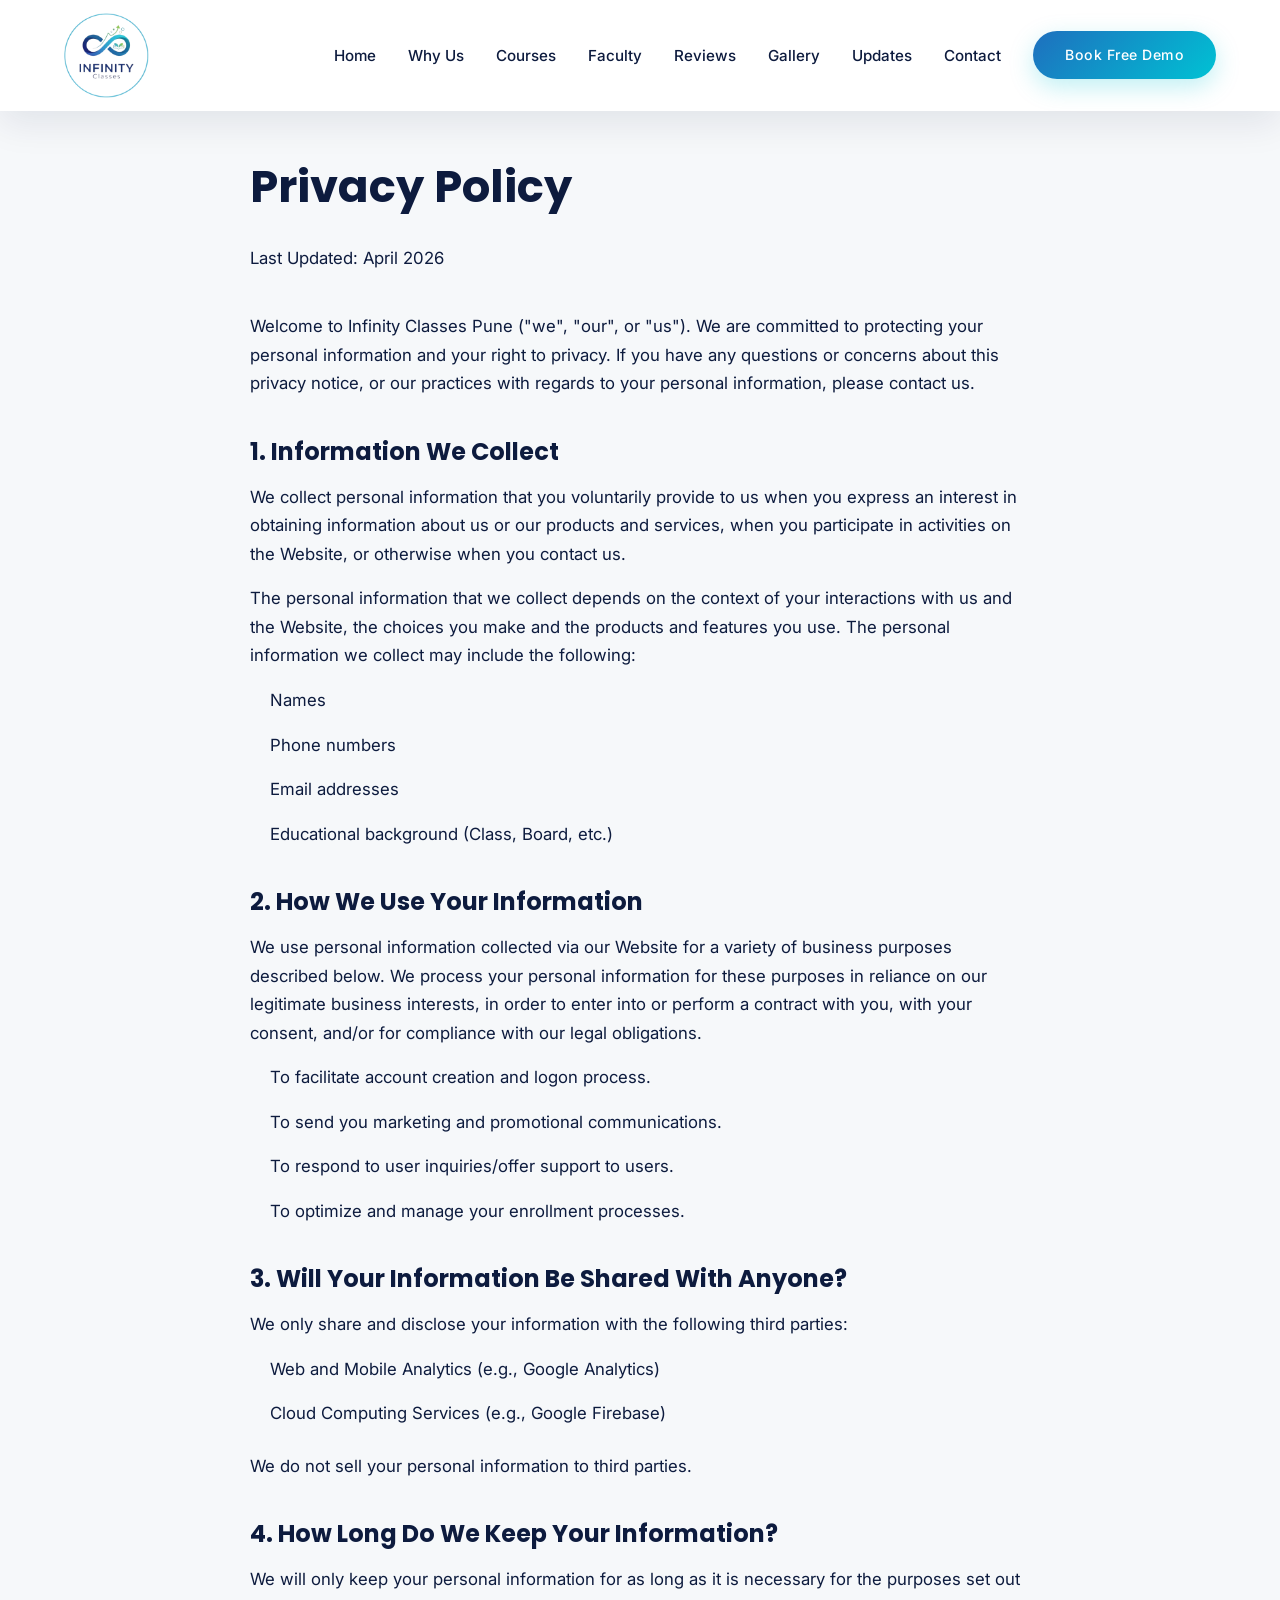
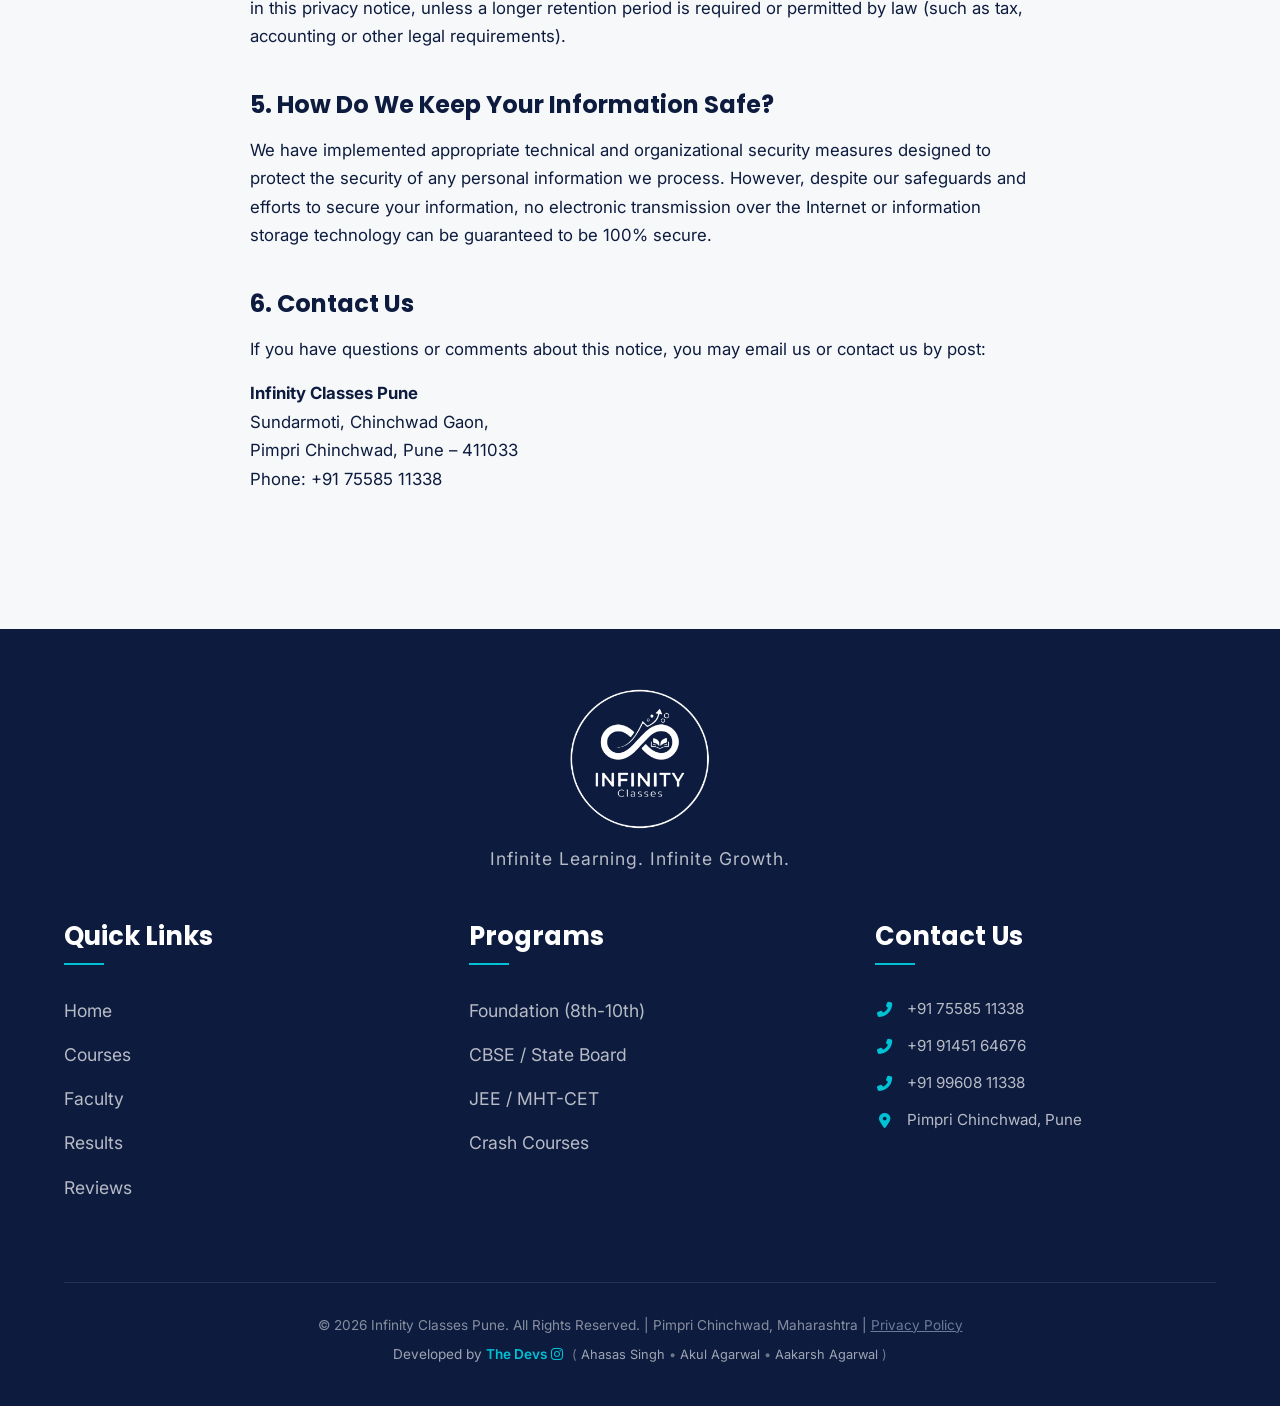
<file: privacy-policy.html>
<!DOCTYPE html>
<html lang="en">

<head>
    <meta charset="UTF-8">
    <meta name="viewport" content="width=device-width, initial-scale=1.0">

    <!-- SEO Tags -->
    <title>Privacy Policy | Infinity Classes Pune</title>
    <meta name="description" content="Privacy Policy for Infinity Classes Pune.">
    <meta name="robots" content="noindex, nofollow">

    <!-- Favicon -->
    <link rel="icon" type="image/png" href="logo.png">
    <link rel="apple-touch-icon" href="logo.png">

    <!-- Fonts -->
    <link rel="preconnect" href="https://fonts.googleapis.com">
    <link rel="preconnect" href="https://fonts.gstatic.com" crossorigin>
    <link href="https://fonts.googleapis.com/css2?family=Inter:wght@400;500;600&family=Poppins:wght@600;800&display=swap" rel="stylesheet">

    <!-- Font Awesome -->
    <link rel="stylesheet" href="https://cdnjs.cloudflare.com/ajax/libs/font-awesome/6.4.0/css/all.min.css">

    <link rel="stylesheet" href="style.css">

    <style>
        .policy-container {
            max-width: 900px;
            margin: 120px auto 80px auto;
            padding: 40px clamp(24px, 5vw, 60px);
            background: var(--card-bg);
            border-radius: var(--radius);
            box-shadow: var(--shadow-sm);
            color: var(--text-dark);
            border: 1px solid var(--border);
        }
        .policy-container h1 {
            font-family: 'Poppins', sans-serif;
            font-size: clamp(2rem, 4vw, 2.8rem);
            color: var(--text-primary);
            margin-bottom: 30px;
        }
        .policy-container h2 {
            font-family: 'Poppins', sans-serif;
            font-size: 1.5rem;
            color: var(--text-primary);
            margin-top: 40px;
            margin-bottom: 16px;
        }
        .policy-container p, .policy-container li {
            font-family: 'Inter', sans-serif;
            font-size: 1.05rem;
            line-height: 1.7;
            color: var(--text-secondary);
            margin-bottom: 16px;
        }
        .policy-container ul {
            margin-bottom: 24px;
            padding-left: 20px;
        }
        .last-updated {
            font-size: 0.9rem;
            color: var(--text-muted);
            margin-bottom: 40px !important;
            display: inline-block;
        }
    </style>
</head>

<body>
    <!-- SECTION 1: NAVBAR -->
    <nav class="navbar nav-scrolled" id="navbar">
        <div class="nav-container">
            <a href="index.html" class="nav-logo">
                <img src="logo-removebg-preview.png" alt="Infinity Classes Logo" class="navbar-logo">
            </a>
            <ul class="nav-links" id="navLinks">
                <li><a href="index.html#home">Home</a></li>
                <li><a href="index.html#why-us">Why Us</a></li>
                <li><a href="index.html#courses">Courses</a></li>
                <li><a href="index.html#faculty">Faculty</a></li>
                <li><a href="index.html#reviews">Reviews</a></li>
                <li><a href="index.html#gallery">Gallery</a></li>
                <li><a href="index.html#updates">Updates</a></li>
                <li><a href="index.html#contact">Contact</a></li>
                <li><a href="index.html#enroll" class="btn btn-primary nav-cta">Book Free Demo</a></li>
            </ul>
            <button class="hamburger" id="hamburger" aria-label="Toggle navigation">
                <i class="fas fa-bars"></i>
            </button>
        </div>
    </nav>

    <div class="policy-container">
        <h1>Privacy Policy</h1>
        <p class="last-updated">Last Updated: April 2026</p>

        <p>Welcome to Infinity Classes Pune ("we", "our", or "us"). We are committed to protecting your personal information and your right to privacy. If you have any questions or concerns about this privacy notice, or our practices with regards to your personal information, please contact us.</p>

        <h2>1. Information We Collect</h2>
        <p>We collect personal information that you voluntarily provide to us when you express an interest in obtaining information about us or our products and services, when you participate in activities on the Website, or otherwise when you contact us.</p>
        <p>The personal information that we collect depends on the context of your interactions with us and the Website, the choices you make and the products and features you use. The personal information we collect may include the following:</p>
        <ul>
            <li>Names</li>
            <li>Phone numbers</li>
            <li>Email addresses</li>
            <li>Educational background (Class, Board, etc.)</li>
        </ul>

        <h2>2. How We Use Your Information</h2>
        <p>We use personal information collected via our Website for a variety of business purposes described below. We process your personal information for these purposes in reliance on our legitimate business interests, in order to enter into or perform a contract with you, with your consent, and/or for compliance with our legal obligations.</p>
        <ul>
            <li>To facilitate account creation and logon process.</li>
            <li>To send you marketing and promotional communications.</li>
            <li>To respond to user inquiries/offer support to users.</li>
            <li>To optimize and manage your enrollment processes.</li>
        </ul>

        <h2>3. Will Your Information Be Shared With Anyone?</h2>
        <p>We only share and disclose your information with the following third parties:</p>
        <ul>
            <li>Web and Mobile Analytics (e.g., Google Analytics)</li>
            <li>Cloud Computing Services (e.g., Google Firebase)</li>
        </ul>
        <p>We do not sell your personal information to third parties.</p>

        <h2>4. How Long Do We Keep Your Information?</h2>
        <p>We will only keep your personal information for as long as it is necessary for the purposes set out in this privacy notice, unless a longer retention period is required or permitted by law (such as tax, accounting or other legal requirements).</p>

        <h2>5. How Do We Keep Your Information Safe?</h2>
        <p>We have implemented appropriate technical and organizational security measures designed to protect the security of any personal information we process. However, despite our safeguards and efforts to secure your information, no electronic transmission over the Internet or information storage technology can be guaranteed to be 100% secure.</p>

        <h2>6. Contact Us</h2>
        <p>If you have questions or comments about this notice, you may email us or contact us by post:</p>
        <p>
            <strong>Infinity Classes Pune</strong><br>
            Sundarmoti, Chinchwad Gaon,<br>
            Pimpri Chinchwad, Pune – 411033<br>
            Phone: +91 75585 11338
        </p>
    </div>

    <!-- SECTION 11: FOOTER -->
    <footer class="footer" id="contact">
        <div class="container">
            <div class="footer-top">
                <img src="logo-removebg-preview.png" alt="Infinity Classes Logo" class="footer-logo">
                <p class="footer-tagline">Infinite Learning. Infinite Growth.</p>
            </div>

            <div class="footer-grid">
                <div class="footer-col">
                    <h4>Quick Links</h4>
                    <ul class="footer-links">
                        <li><a href="index.html#home">Home</a></li>
                        <li><a href="index.html#courses">Courses</a></li>
                        <li><a href="index.html#faculty">Faculty</a></li>
                        <li><a href="index.html#results">Results</a></li>
                        <li><a href="index.html#reviews">Reviews</a></li>
                    </ul>
                </div>
                <div class="footer-col">
                    <h4>Programs</h4>
                    <ul class="footer-links">
                        <li><a href="index.html#courses">Foundation (8th-10th)</a></li>
                        <li><a href="index.html#courses">CBSE / State Board</a></li>
                        <li><a href="index.html#courses">JEE / MHT-CET</a></li>
                        <li><a href="index.html#courses">Crash Courses</a></li>
                    </ul>
                </div>
                <div class="footer-col">
                    <h4>Contact Us</h4>
                    <div class="footer-contact-text">
                        <i class="fas fa-phone-alt footer-contact-icon"></i> +91 75585 11338
                    </div>
                    <div class="footer-contact-text">
                        <i class="fas fa-phone-alt footer-contact-icon"></i> +91 91451 64676
                    </div>
                    <div class="footer-contact-text">
                        <i class="fas fa-phone-alt footer-contact-icon"></i> +91 99608 11338
                    </div>
                    <div class="footer-contact-text">
                        <i class="fas fa-map-marker-alt footer-contact-icon"></i> Pimpri Chinchwad, Pune
                    </div>
                </div>
            </div>

            <div class="footer-bottom">
                <div style="margin-bottom: 8px;">&copy; 2026 Infinity Classes Pune. All Rights Reserved. | Pimpri Chinchwad, Maharashtra | <a href="privacy-policy.html" style="color:var(--text-muted); text-decoration:underline;">Privacy Policy</a></div>
                <div style="font-size: 0.85rem; color: rgba(255,255,255,0.6);">
                    Developed by <a href="https://www.instagram.com/thedevs.official/" target="_blank" rel="noopener noreferrer" style="color: var(--accent-cyan); text-decoration: none; font-weight: 600; display: inline-flex; align-items: center; gap: 4px;">The Devs <i class="fab fa-instagram"></i></a>
                    <span class="footer-team-members">
                        ( <a href="https://www.instagram.com/ahasas_singh/" target="_blank" rel="noopener noreferrer">Ahasas Singh</a> • 
                        <a href="https://www.instagram.com/akul999x_x/" target="_blank" rel="noopener noreferrer">Akul Agarwal</a> • 
                        <a href="https://www.instagram.com/aak_4216/" target="_blank" rel="noopener noreferrer">Aakarsh Agarwal</a> )
                    </span>
                </div>
            </div>
        </div>
    </footer>

    <script>
        // Hamburger Menu Logic
        const hamburger = document.getElementById('hamburger');
        const navLinksContainer = document.getElementById('navLinks');
        const navbar = document.getElementById('navbar');

        hamburger.addEventListener('click', () => {
            navLinksContainer.classList.toggle('active');
            navbar.classList.toggle('mobile-open');
        });
    </script>
</body>
</html>
</file>
<file: style.css>
/* 
   Infinity Classes Pune - Main Stylesheet
   Externalized from index.html
*/

/* CSS Variables & Theme */
:root {
    --primary-dark: #1A2E82;
    --primary-mid: #1E6FBE;
    --accent-cyan: #00C2D4;
    --accent-green: #56C277;
    --bg-light: #F6F8FA;
    /* Darker tinted white */
    --bg-tint: #EAF1F6;
    /* Noticeably deeper tint */
    --bg-surface: #FFFFFF;
    --text-dark: #0D1B3E;
    --text-body: #3D4A6B;
    --text-muted: #6B7A99;
    --cta-gradient: linear-gradient(135deg, #1E6FBE, #00C2D4);
    --shadow-soft: 0 12px 35px rgba(13, 27, 62, 0.09);
    /* Noticeably darker shadow but clean */
    --shadow-cyan: 0 12px 35px rgba(0, 194, 212, 0.35);
    /* Brighter hover glow */
    --border-radius: 20px;
    --transition: transform 0.3s cubic-bezier(0.4, 0, 0.2, 1), opacity 0.3s ease, background-color 0.3s ease, border-color 0.3s ease, box-shadow 0.3s ease;
}

/* Reset & Base */
* {
    margin: 0;
    padding: 0;
    box-sizing: border-box;
}

html {
    scroll-behavior: smooth;
    overflow-x: hidden;
    width: 100%;
    max-width: 100%;
}

body {
    font-family: 'Inter', sans-serif;
    color: var(--text-body);
    background-color: var(--bg-light);
    line-height: 1.6;
    overflow-x: hidden;
    width: 100%;
    max-width: 100%;
    margin: 0;
    padding: 0;
    font-size: clamp(0.95rem, 2vw, 1.1rem);
}

h1, h2, h3, h4, h5, h6 {
    font-family: 'Poppins', sans-serif;
    color: var(--text-dark);
    margin-bottom: 1rem;
    line-height: 1.2;
}

h1 { font-size: clamp(2.5rem, 6vw, 4.2rem); }
h2 { font-size: clamp(2.2rem, 5vw, 3.2rem); }
h3 { font-size: clamp(1.4rem, 3.5vw, 1.8rem); line-height: 1.3; }

a { text-decoration: none; color: inherit; }
ul { list-style: none; }

.container {
    width: 100%;
    max-width: 1200px;
    margin: 0 auto;
    padding: 0 1.5rem;
}

/* Buttons */
.btn {
    display: inline-flex;
    align-items: center;
    justify-content: center;
    padding: 14px 36px;
    border-radius: 999px;
    font-weight: 600;
    font-size: 0.88rem;
    letter-spacing: 0.5px;
    white-space: nowrap;
    transition: var(--transition);
    cursor: pointer;
    border: none;
    text-align: center;
    min-height: 52px;
}

.btn-primary {
    background: linear-gradient(135deg, #1E6FBE, #00C2D4);
    color: white;
    box-shadow: 0 8px 25px rgba(0, 194, 212, 0.25);
}

.btn-primary:hover {
    transform: translateY(-2px) scale(1.03);
    box-shadow: 0 12px 30px rgba(0, 194, 212, 0.35);
    color: white;
    filter: brightness(1.1);
}

.btn-ghost {
    background: transparent;
    color: var(--primary-mid);
    border: 2px solid var(--primary-mid);
}

.btn-ghost:hover {
    background: rgba(30, 111, 190, 0.04);
    transform: translateY(-2px);
    color: var(--primary-dark);
}

/* Section Commons */
section {
    padding: clamp(50px, 6vw, 80px) 0;
    position: relative;
}

.section-label {
    display: inline-block;
    font-family: 'Inter', sans-serif;
    font-size: 0.85rem;
    font-weight: 600;
    color: var(--accent-cyan);
    margin-bottom: 0.5rem;
    letter-spacing: 0.08em;
    border-left: 3px solid var(--accent-cyan);
    padding-left: 10px;
}

.section-heading {
    margin-bottom: clamp(2.5rem, 5vw, 4rem);
}

.text-center { text-align: center; }
.text-left { text-align: left; }

/* Navbar */
.navbar {
    position: fixed;
    top: 0;
    left: 0;
    width: 100%;
    z-index: 1000;
    padding: 1rem 0;
    transition: transform 0.3s ease, background-color 0.3s ease, backdrop-filter 0.3s ease, box-shadow 0.3s ease;
    background: rgba(255, 255, 255, 0.7);
    backdrop-filter: blur(12px);
    -webkit-backdrop-filter: blur(12px);
    will-change: transform, background-color;
}

.navbar.nav-scrolled {
    background: rgba(255, 255, 255, 0.95);
    box-shadow: var(--shadow-soft);
    padding: 0.8rem 0;
}

.nav-container {
    display: flex;
    align-items: center;
    justify-content: space-between;
    width: 100%;
    padding: 0 max(1.5rem, calc((100% - 1200px) / 2 + 1.5rem));
}

.navbar-logo {
    height: clamp(55px, 9vw, 85px);
    width: auto;
    display: block;
    transition: var(--transition);
}

.nav-links {
    display: flex;
    align-items: center;
    gap: 2rem;
    will-change: transform;
}

.nav-links li a {
    font-weight: 500;
    color: var(--text-dark);
    position: relative;
    font-size: 0.95rem;
    padding: 0.5rem 0;
}

.nav-links li a::after {
    content: '';
    position: absolute;
    width: 0;
    height: 2px;
    bottom: 0px;
    left: 0;
    background: var(--accent-cyan);
    transition: var(--transition);
}

.nav-links li a:hover::after { width: 100%; }

.nav-cta, .nav-links li a.nav-cta {
    padding: 0 2rem;
    font-size: 0.88rem;
    letter-spacing: 0.5px;
    min-height: 48px;
    color: white;
    white-space: nowrap;
}

.hamburger {
    display: none;
    font-size: 1.8rem;
    color: var(--text-dark);
    cursor: pointer;
    background: none;
    border: none;
    min-height: 44px;
    min-width: 44px;
}

/* Hero Section */
.hero {
    min-height: 100vh;
    display: flex;
    align-items: center;
    padding: clamp(120px, 15vh, 140px) clamp(20px, 8vw, 100px) 60px;
    position: relative;
    overflow: hidden;
    background: #FFFFFF;
}

.hero-decor-dot-grid {
    position: absolute;
    width: clamp(200px, 30vw, 400px);
    height: clamp(200px, 40vh, 500px);
    background-image: radial-gradient(rgba(0, 194, 212, 0.15) 2px, transparent 2px);
    background-size: 28px 28px;
    z-index: 0;
    pointer-events: none;
}

.hero-decor-left {
    top: 15%;
    left: 0;
    mask-image: linear-gradient(to right, black, transparent);
    -webkit-mask-image: linear-gradient(to right, black, transparent);
}

.hero-decor-right {
    top: 30%;
    right: 0;
    mask-image: linear-gradient(to left, black, transparent);
    -webkit-mask-image: linear-gradient(to left, black, transparent);
}

.hero-container {
    position: relative;
    z-index: 1;
    display: flex;
    flex-direction: column;
    align-items: center;
    gap: 2rem;
    width: 100%;
    max-width: 900px;
    margin: 0 auto;
    text-align: center;
}

.hero-content {
    text-align: center;
    padding: 0 24px;
    display: flex;
    flex-direction: column;
    align-items: center;
}

.location-badge {
    display: inline-flex;
    align-items: center;
    gap: 6px;
    background: rgba(0, 194, 212, 0.10);
    border: 1px solid rgba(0, 194, 212, 0.35);
    border-radius: 100px;
    padding: 6px 16px;
    font-size: 0.8rem;
    font-weight: 600;
    color: #00C2D4;
    letter-spacing: 0.04em;
    margin-bottom: 24px;
}

.hero-content h1 {
    font-family: 'Poppins', sans-serif;
    font-size: clamp(2.8rem, 6.5vw, 4.8rem);
    line-height: 1.1;
    margin-bottom: 20px;
    text-align: center;
}

.hero-content h1 .line-1, .hero-content h1 .line-3 {
    color: #0D1B3E;
    font-weight: 800;
    display: block;
}

.hero-content h1 .line-2 {
    background: linear-gradient(90deg, #1E6FBE, #00C2D4);
    -webkit-background-clip: text;
    -webkit-text-fill-color: transparent;
    font-weight: 800;
    display: block;
}

.hero-subhead {
    font-family: 'Inter', sans-serif;
    font-size: clamp(1.15rem, 2.5vw, 1.4rem);
    color: #4A5578;
    max-width: 800px;
    margin-top: 20px;
    line-height: 1.7;
    text-align: center;
}

.trust-micro-line {
    border-top: 1px solid rgba(0, 194, 212, 0.3);
    margin-top: 20px;
    padding-top: 20px;
    display: inline-block;
}

.trust-items {
    display: flex;
    gap: 24px;
    font-size: 0.85rem;
    color: #4A5578;
    flex-wrap: wrap;
    justify-content: center;
}

.trust-item {
    display: flex;
    align-items: center;
    gap: 6px;
}

.trust-icon {
    color: var(--accent-green);
}

.hero-btns-row {
    margin-top: 32px;
    display: flex;
    gap: 16px;
    justify-content: center;
}

.btn-primary-hero {
    background: linear-gradient(135deg, #1A2E82, #00C2D4);
    color: white;
    font-weight: 700;
    padding: 16px 32px;
    border-radius: 10px;
    font-size: 1rem;
    box-shadow: 0 8px 30px rgba(0, 194, 212, 0.35);
    text-decoration: none;
    display: inline-block;
    transition: all 0.3s ease;
    animation: pulseGlow 3s infinite alternate ease-in-out;
    text-align: center;
    will-change: filter, transform;
}

.btn-primary-hero:hover {
    transform: translateY(-2px);
    box-shadow: 0 12px 40px rgba(0, 194, 212, 0.5);
    color: white;
}

@keyframes pulseGlow {
    0% { filter: drop-shadow(0 8px 15px rgba(0, 194, 212, 0.35)); }
    100% { filter: drop-shadow(0 8px 25px rgba(0, 194, 212, 0.55)); }
}

.btn-secondary-hero {
    background: transparent;
    border: 2px solid #1A2E82;
    color: #1A2E82;
    font-weight: 600;
    padding: 14px 28px;
    border-radius: 10px;
    text-decoration: none;
    display: inline-block;
    transition: all 0.3s ease;
    text-align: center;
}

.btn-secondary-hero:hover {
    background: #1A2E82;
    color: white;
}

.hero-watch-link {
    color: #00C2D4;
    font-size: 0.9rem;
    margin-top: 18px;
    display: inline-flex;
    align-items: center;
    gap: 8px;
    cursor: pointer;
    transition: color 0.3s ease;
    text-decoration: none;
    font-weight: 600;
}

.hero-watch-link:hover {
    color: #1E6FBE;
    text-decoration: underline;
}

/* Stats Strip */
.hero-stats-strip {
    background: #F8FAFF;
    border-top: 1px solid #EEF1F8;
    border-bottom: 1px solid #EEF1F8;
    padding: 28px clamp(20px, 8vw, 100px);
    width: 100%;
}

.hero-stats-grid {
    display: flex;
    justify-content: space-around;
    align-items: center;
    max-width: 1200px;
    margin: 0 auto;
}

.hero-stat-item { text-align: center; }

.hero-stat-value {
    font-size: 1.5rem;
    font-weight: 800;
    color: #1A2E82;
    font-family: 'Poppins', sans-serif;
    display: flex;
    justify-content: center;
    align-items: center;
}

.hero-stat-label {
    font-size: 0.8rem;
    color: #6B7A99;
    margin-top: 2px;
    font-weight: 500;
}

.hero-stat-divider {
    width: 1px;
    height: 40px;
    background: #E0E5F0;
}

/* Why Choose Us */
.features-grid {
    display: grid;
    grid-template-columns: repeat(2, 1fr);
    gap: 2rem;
}

.feature-card {
    background: rgba(255, 255, 255, 0.8);
    backdrop-filter: blur(6px);
    border: 1px solid rgba(0, 0, 0, 0.05);
    border-top: 4px solid transparent;
    border-radius: var(--border-radius);
    padding: 2.5rem;
    box-shadow: var(--shadow-soft);
    transition: var(--transition);
    text-align: left;
    contain: content;
    will-change: transform, box-shadow;
}

.feature-card:hover {
    transform: translateY(-5px);
    box-shadow: var(--shadow-cyan);
    border-color: rgba(0, 194, 212, 0.2);
}

.feature-card:nth-child(1):hover { border-top-color: var(--primary-dark); }
.feature-card:nth-child(2):hover { border-top-color: var(--primary-mid); }
.feature-card:nth-child(3):hover { border-top-color: var(--accent-cyan); }
.feature-card:nth-child(4):hover { border-top-color: var(--accent-green); }

.feature-icon {
    font-size: 2.2rem;
    margin-bottom: 1.5rem;
    display: inline-block;
}

.feature-card h3 { color: var(--text-dark); margin-bottom: 1rem; }

/* Courses Section */
.courses-section { background: var(--bg-tint); }

.search-container {
    max-width: 600px;
    margin: 0 auto 3rem auto;
    position: relative;
}

.search-icon {
    position: absolute;
    left: 20px;
    top: 50%;
    transform: translateY(-50%);
    color: var(--text-muted);
    font-size: 1.2rem;
}

.course-search {
    width: 100%;
    padding: 1.2rem 1.2rem 1.2rem 3.5rem;
    border-radius: 50px;
    border: 1px solid rgba(0, 0, 0, 0.1);
    font-size: 1rem;
    font-family: inherit;
    box-shadow: var(--shadow-soft);
    outline: none;
    transition: var(--transition);
}

.course-search:focus {
    border-color: var(--accent-cyan);
    box-shadow: var(--shadow-cyan);
}

.courses-grid {
    display: grid;
    grid-template-columns: repeat(3, 1fr);
    gap: 2rem;
}

.course-card {
    background: var(--bg-light);
    border-radius: var(--border-radius);
    padding: 2.5rem 2rem;
    box-shadow: var(--shadow-soft);
    transition: var(--transition);
    border-top: 1px solid rgba(0, 0, 0, 0.05);
    position: relative;
    overflow: hidden;
    display: flex;
    flex-direction: column;
    align-items: flex-start;
    text-align: left;
    contain: content;
    will-change: transform, box-shadow;
}

.course-card:hover {
    transform: translateY(-8px);
    box-shadow: 0 15px 35px rgba(0, 194, 212, 0.15);
    border-top: 1px solid var(--accent-cyan);
}

.course-icon {
    font-size: 2.5rem;
    margin-bottom: 1.5rem;
    color: var(--primary-mid);
}

.course-tags-container {
    display: flex;
    flex-wrap: wrap;
    gap: 8px;
    margin-bottom: 1rem;
}

.course-tag {
    background: rgba(0, 194, 212, 0.1);
    color: var(--primary-mid);
    padding: 4px 12px;
    border-radius: 20px;
    font-size: 0.8rem;
    font-weight: 600;
}

.course-card > .course-tag {
    margin-bottom: 1rem;
}

.course-card h3 { color: var(--text-dark); margin-bottom: 1rem; }
.course-card p { margin-bottom: 2rem; flex-grow: 1; }

.course-link {
    color: var(--primary-mid);
    font-weight: 600;
    font-size: 0.95rem;
    transition: var(--transition);
    display: flex;
    align-items: center;
    gap: 5px;
    margin-top: auto;
}

.course-link:hover { color: var(--accent-cyan); gap: 10px; }

.no-results {
    text-align: center;
    padding: 2rem;
    display: none;
    color: var(--text-muted);
    font-size: 1.1rem;
}

/* Results Section */
.results-section {
    background: var(--text-dark);
    color: var(--bg-light);
}

.results-section .section-heading { color: var(--bg-light); }

.carousel-wrapper {
    position: relative;
    padding: 0 30px;
}

.carousel-track {
    display: flex;
    gap: 2rem;
    overflow-x: auto;
    scroll-snap-type: x mandatory;
    scroll-behavior: smooth;
    scrollbar-width: none;
    padding: 2rem 0;
}

.carousel-track::-webkit-scrollbar { display: none; }

.topper-card {
    flex: 0 0 300px;
    background: var(--bg-light);
    border-radius: var(--border-radius);
    padding: 2.5rem 2rem;
    scroll-snap-align: center;
    text-align: center;
    box-shadow: 0 10px 30px rgba(0, 0, 0, 0.2);
    position: relative;
    contain: content;
    will-change: transform;
}

.topper-avatar {
    width: 80px;
    height: 80px;
    border-radius: 50%;
    background: var(--cta-gradient);
    color: white;
    display: flex;
    align-items: center;
    justify-content: center;
    font-size: 1.8rem;
    font-family: 'Poppins', sans-serif;
    font-weight: 800;
    margin: 0 auto 1rem auto;
    box-shadow: 0 8px 20px rgba(0, 194, 212, 0.3);
}

.topper-card h3 { color: var(--text-dark); margin-bottom: 0.5rem; }
.topper-details { color: var(--text-muted); font-size: 0.9rem; margin-bottom: 1.5rem; }

.score-badge {
    display: inline-block;
    background: rgba(0, 194, 212, 0.15);
    color: var(--primary-mid);
    padding: 6px 16px;
    border-radius: 30px;
    font-weight: 800;
    font-size: 1.4rem;
}

.carousel-btn {
    position: absolute;
    top: 50%;
    transform: translateY(-50%);
    width: 44px;
    height: 44px;
    border-radius: 50%;
    background: var(--bg-light);
    color: var(--text-dark);
    border: none;
    cursor: pointer;
    box-shadow: var(--shadow-soft);
    z-index: 10;
    display: flex;
    align-items: center;
    justify-content: center;
    font-size: 1.2rem;
    transition: var(--transition);
}

.carousel-btn:hover { background: var(--accent-cyan); color: white; }

#prevBtn, #prevFacultyBtn, #prevUpdatesBtn { left: -10px; }
#nextBtn, #nextFacultyBtn, #nextUpdatesBtn { right: -10px; }

/* Faculty Section */
.faculty-grid {
    display: flex;
    gap: 2rem;
    overflow-x: auto;
    scroll-snap-type: x mandatory;
    padding: 1rem 0 2rem 0;
    scrollbar-width: none;
}

.faculty-grid::-webkit-scrollbar { display: none; }

.faculty-card {
    flex: 0 0 clamp(280px, 80vw, 360px);
    scroll-snap-align: center;
    display: flex;
    flex-direction: column !important;
    align-items: center;
    text-align: center;
    gap: 1.5rem;
    padding: 2.5rem;
    background: var(--bg-light);
    border-radius: var(--border-radius);
    box-shadow: var(--shadow-soft);
    border: 1px solid rgba(0, 0, 0, 0.03);
    transition: var(--transition);
    contain: content;
    will-change: transform;
}

.faculty-card:nth-child(even) { flex-direction: row-reverse; }

.faculty-card:hover {
    transform: translateY(-2px);
    box-shadow: var(--shadow-cyan);
}

.faculty-avatar {
    width: clamp(120px, 15vw, 160px);
    height: clamp(120px, 15vw, 160px);
    border-radius: 50%;
    background: linear-gradient(135deg, #f0f0f0, #e0e0e0);
    display: flex;
    align-items: center;
    justify-content: center;
    font-size: 2.5rem;
    font-family: 'Poppins';
    color: var(--text-muted);
    flex-shrink: 0;
    overflow: hidden; /* Added to contain img */
    border: 3px solid rgba(0, 194, 212, 0.1);
    box-shadow: 0 8px 25px rgba(0, 0, 0, 0.05);
}

.faculty-avatar-img {
    width: 100%;
    height: 100%;
    object-fit: cover;
    object-position: center;
    border-radius: 50%;
    display: block;
}

.faculty-avatar-img {
    width: clamp(120px, 15vw, 160px);
    height: clamp(120px, 15vw, 160px);
    border-radius: 50%;
    object-fit: cover;
    object-position: center;
    flex-shrink: 0;
    border: 4px solid white;
    box-shadow: 0 8px 25px rgba(0, 0, 0, 0.08);
}

.faculty-info { flex: 1; }
.faculty-card h3 { color: var(--primary-dark); margin-bottom: 0.3rem; }

.faculty-role {
    color: var(--accent-cyan);
    font-weight: 600;
    font-size: 0.95rem;
    margin-bottom: 1rem;
    display: block;
}

/* Video Section */
.video-section { background: var(--bg-tint); }

.video-container {
    display: grid;
    grid-template-columns: 60% 40%;
    gap: 4rem;
    align-items: center;
}

.video-embed-iframe {
    width: 100%;
    aspect-ratio: 16/9;
    border-radius: 16px;
    box-shadow: var(--shadow-soft);
    border: none;
}

.video-text-content h3 {
    color: var(--text-dark);
    margin-bottom: 1.5rem;
    font-size: clamp(1.4rem, 3.5vw, 1.8rem);
}

.video-bullets { margin-bottom: 2rem; }

.video-bullets li {
    margin-bottom: 1rem;
    display: flex;
    align-items: center;
    gap: 12px;
    font-weight: 500;
}

.video-bullets li i { color: var(--accent-cyan); font-size: 1.2rem; }

/* Reviews Section */
.testimonials-grid {
    display: grid;
    grid-template-columns: repeat(3, 1fr);
    gap: 2rem;
    margin-top: 3rem;
}

.google-badge-row {
    display: flex;
    justify-content: center;
    margin-bottom: 2rem;
}

.google-badge {
    display: inline-flex;
    align-items: center;
    gap: 15px;
    background: white;
    padding: 16px 32px;
    border-radius: 50px;
    box-shadow: var(--shadow-soft);
    border: 1px solid rgba(0, 0, 0, 0.05);
    flex-wrap: wrap;
    justify-content: center;
}

.google-badge i.fa-google {
    font-size: 1.8rem;
    display: flex;
    align-items: center;
}

.google-badge-text {
    display: flex;
    align-items: center;
    font-weight: 600;
    color: var(--text-dark);
    font-size: 1.1rem;
}

.google-badge .stars-container {
    display: flex;
    align-items: center;
    gap: 2px;
    margin: 0;
    line-height: 1;
}

.google-badge .stars-container .star { font-size: 1.25rem; }

.review-card {
    background: var(--bg-light);
    padding: 3rem 2.5rem;
    border-radius: var(--border-radius);
    box-shadow: var(--shadow-soft);
    position: relative;
    text-align: left;
    z-index: 1;
    overflow: hidden;
    display: flex;
    flex-direction: column;
}

.review-card::before {
    content: '"';
    position: absolute;
    font-family: serif;
    font-size: 8rem;
    opacity: 0.05;
    color: var(--accent-cyan);
    top: 10px;
    right: 20px;
    z-index: -1;
    line-height: 1;
}

.stars-container { margin-bottom: 1.5rem; color: #ccc; }
.star.filled { color: #F5A623; font-size: 1.2rem; }

.review-text {
    color: var(--text-body);
    margin-bottom: 1.5rem;
    font-style: italic;
    flex-grow: 1;
}

.reviewer-info h4 { margin-bottom: 0.2rem; font-size: 1.1rem; }
.reviewer-info p { font-size: 0.85rem; color: var(--text-muted); }
.reviews-action-container { text-align: center; margin-top: 3rem; }

/* Gallery */
.gallery-grid {
    display: grid;
    grid-template-columns: repeat(3, 1fr);
    grid-template-rows: repeat(2, 250px);
    gap: 12px;
}

.gallery-tile {
    position: relative;
    border-radius: 12px;
    overflow: hidden;
    display: flex;
    align-items: center;
    justify-content: center;
    transition: var(--transition);
}

.gallery-tile:nth-child(1) { background: linear-gradient(45deg, #1A2E82, #1E6FBE); }
.gallery-tile:nth-child(2) { background: linear-gradient(45deg, #00C2D4, #1E6FBE); }
.gallery-tile:nth-child(3) { background: linear-gradient(45deg, #56C277, #00C2D4); }
.gallery-tile:nth-child(4) { background: linear-gradient(45deg, #6B7A99, #1A2E82); }
.gallery-tile:nth-child(5) { background: linear-gradient(45deg, #1E6FBE, #00C2D4); }
.gallery-tile:nth-child(6) { background: linear-gradient(45deg, #00C2D4, #56C277); }

.gallery-tile .tile-content { text-align: center; color: white; z-index: 2; padding: 1rem; }
.gallery-tile i { font-size: 2.5rem; margin-bottom: 1rem; }
.gallery-tile h3 { margin: 0; color: white; }

.gallery-overlay {
    position: absolute;
    top: 0;
    left: 0;
    width: 100%;
    height: 100%;
    background: rgba(13, 27, 62, 0.85);
    opacity: 0;
    transition: var(--transition);
    display: flex;
    align-items: center;
    justify-content: center;
    z-index: 10;
}

.gallery-overlay span {
    color: white;
    font-weight: 600;
    transform: translateY(20px);
    transition: transform 0.3s ease;
}

.gallery-tile:hover {
    transform: scale(1.02);
    z-index: 10;
    box-shadow: var(--shadow-cyan);
}

.gallery-tile:hover .gallery-overlay { opacity: 1; }
.gallery-tile:hover .gallery-overlay span { transform: translateY(0); }
.gallery-tile:hover .tile-content { opacity: 0; }

/* Updates Section */
.updates-container {
    width: 100%;
    display: flex;
    gap: 2rem;
    overflow-x: auto;
    scroll-snap-type: x mandatory;
    padding: 1rem 0 2rem 0;
    scrollbar-width: none;
}

.updates-container::-webkit-scrollbar { display: none; }

.update-card {
    flex: 0 0 clamp(280px, 80vw, 360px);
    scroll-snap-align: center;
    display: flex;
    flex-direction: column;
    align-items: flex-start;
    gap: 1.5rem;
    background: var(--bg-light);
    padding: 2.5rem;
    border-radius: 12px;
    box-shadow: var(--shadow-soft);
    border-top: 5px solid var(--primary-mid);
    transition: var(--transition);
    text-align: left;
}

.update-card:hover {
    transform: translateY(-5px);
    box-shadow: var(--shadow-cyan);
}

.update-card.primary { border-top-color: var(--accent-cyan); }
.update-card.success { border-top-color: var(--accent-green); }

.update-icon { font-size: 2.2rem; color: var(--primary-mid); text-align: left; }
.update-card.primary .update-icon { color: var(--accent-cyan); }
.update-card.success .update-icon { color: var(--accent-green); }

.update-content { flex: 1; }
.update-content h3 { margin-bottom: 0.3rem; }
.update-date {
    font-size: 0.85rem;
    color: var(--accent-cyan);
    font-weight: 600;
    display: block;
    margin-bottom: 0.5rem;
}
.update-content p { margin: 0; }

/* Enquiry Form */
.enquiry-section { background: var(--bg-tint); }

.enquiry-container {
    display: grid;
    grid-template-columns: 1.2fr 1fr;
    gap: clamp(2rem, 4vw, 4rem);
    background: var(--bg-light);
    border-radius: 24px;
    box-shadow: 0 20px 40px rgba(0, 0, 0, 0.06);
    padding: clamp(2.5rem, 5vw, 4rem);
}

.form-wrapper { text-align: left; }
.form-group { margin-bottom: 1.5rem; }

.form-control {
    width: 100%;
    padding: 1.1rem 1.2rem;
    border: 1px solid rgba(13, 27, 62, 0.1);
    border-radius: 12px;
    font-family: inherit;
    font-size: 1rem;
    transition: var(--transition);
    background: #F9FAFB;
}

.form-control:focus {
    outline: none;
    border-color: var(--accent-cyan);
    background: white;
    box-shadow: 0 0 0 4px rgba(0, 194, 212, 0.1);
}

.form-row {
    display: grid;
    grid-template-columns: 1fr 1fr;
    gap: 1.5rem;
}

.btn-submit {
    width: 100%;
    padding: 13px 24px;
    font-size: 1.1rem;
    margin-top: 1rem;
}

.contact-info-block {
    display: flex;
    flex-direction: column;
    gap: 2rem;
    text-align: left;
}

.contact-item {
    display: flex;
    align-items: flex-start;
    gap: 1.2rem;
}

.contact-item-icon {
    width: 44px;
    height: 44px;
    background: rgba(0, 194, 212, 0.1);
    color: var(--primary-mid);
    border-radius: 12px;
    display: flex;
    align-items: center;
    justify-content: center;
    font-size: 1.1rem;
    flex-shrink: 0;
}

.contact-item-content h4 { margin-bottom: 0.2rem; font-size: 1rem; }
.contact-item-content p, .contact-item-content a { font-size: 0.95rem; }

.contact-item-content a:hover {
    color: var(--accent-cyan);
    text-decoration: underline;
}

.map-placeholder {
    background: white;
    height: clamp(140px, 15vw, 180px);
    border-radius: 16px;
    display: flex;
    flex-direction: column;
    align-items: center;
    justify-content: center;
    text-align: center;
    color: var(--text-dark);
    font-weight: 600;
    border: 1px solid rgba(0, 0, 0, 0.05);
    box-shadow: 0 10px 30px rgba(0, 0, 0, 0.06);
    margin-top: auto;
    position: relative;
    z-index: 1;
}

.map-placeholder-icon {
    font-size: 2rem;
    color: var(--accent-cyan);
    margin-bottom: 0.5rem;
}

.btn-directions { width: 100%; margin-top: -0.5rem; }

/* Modal System Styles */
.modal {
    position: fixed;
    top: 0;
    left: 0;
    width: 100%;
    height: 100%;
    z-index: 2000;
    display: flex;
    align-items: flex-start;
    justify-content: center;
    overflow-y: auto;
    padding: 2.5rem 10px;
    overscroll-behavior: contain;
    opacity: 0;
    visibility: hidden;
    transition: var(--transition);
}

.modal.active { opacity: 1; visibility: visible; }

.modal-overlay {
    position: absolute;
    top: 0;
    left: 0;
    width: 100%;
    height: 100%;
    background: rgba(0, 0, 0, 0.85);
    position: fixed;
    cursor: pointer;
}

.modal-content {
    position: relative;
    width: 95%;
    max-width: 900px;
    background: #000;
    border-radius: 12px;
    overflow: hidden;
    z-index: 2001;
    transform: scale(0.95);
    transition: transform 0.3s ease;
}

/* Specific fix for Video Modal to keep 16:9 */
#videoModal .modal-content {
    aspect-ratio: 16/9;
}

/* Specific fix for Enrollment Form Modal to be scrollable */
.enquiry-modal-content {
    background: #ffffff !important;
    height: auto !important;
    padding: 0 !important;
    -webkit-overflow-scrolling: touch;
    max-width: 1000px !important;
    aspect-ratio: auto !important;
    border-radius: 24px;
    margin: auto;
}

.modal.active .modal-content { transform: scale(1); }

.modal-close {
    position: absolute;
    top: 15px;
    right: 15px;
    background: rgba(0, 0, 0, 0.5);
    color: white;
    border: none;
    width: 44px;
    height: 44px;
    border-radius: 50%;
    cursor: pointer;
    z-index: 2002;
    font-size: 1.5rem;
    display: flex;
    align-items: center;
    justify-content: center;
    transition: var(--transition);
}

.modal-close:hover { background: var(--accent-cyan); }

.modal iframe { width: 100%; height: 100%; border: none; }

/* ═══ PREMIUM GALLERY MODAL ═══ */
.gallery-modal-content {
    background: rgba(255, 255, 255, 0.05) !important;
    backdrop-filter: blur(25px);
    -webkit-backdrop-filter: blur(25px);
    border: 1px solid rgba(255, 255, 255, 0.1);
    max-width: 95vw !important;
    width: auto !important;
    height: auto !important;
    aspect-ratio: auto !important;
    padding: 60px 20px !important;
    display: flex;
    flex-direction: column;
    align-items: center;
    justify-content: center;
}

.gallery-modal-title {
    color: white;
    font-size: 1.8rem;
    margin-bottom: 2rem;
    font-weight: 700;
    text-shadow: 0 2px 10px rgba(0,0,0,0.3);
}

.gallery-scroller-container {
    position: relative;
    width: 100%;
    max-width: 1200px;
    display: flex;
    align-items: center;
    gap: 20px;
}

.gallery-scroller {
    display: flex;
    gap: 20px;
    overflow-x: auto;
    scroll-behavior: smooth;
    scrollbar-width: none;
    -ms-overflow-style: none;
    padding: 20px 0;
    width: 100%;
}

.gallery-scroller::-webkit-scrollbar { display: none; }

.gallery-slide {
    flex: 0 0 auto;
    width: clamp(280px, 70vw, 500px);
    height: clamp(200px, 50vw, 400px);
    border-radius: 16px;
    overflow: hidden;
    box-shadow: 0 15px 35px rgba(0,0,0,0.4);
    transition: transform 0.4s cubic-bezier(0.4, 0, 0.2, 1);
    background: #111;
}

.gallery-slide:hover { transform: scale(1.02); }

.gallery-slide img {
    width: 100%;
    height: 100%;
    object-fit: cover;
}

.gallery-nav-btn {
    width: 60px;
    height: 60px;
    border-radius: 50%;
    background: rgba(255, 255, 255, 0.1);
    backdrop-filter: blur(10px);
    -webkit-backdrop-filter: blur(10px);
    border: 1px solid rgba(255, 255, 255, 0.2);
    color: white;
    font-size: 1.5rem;
    display: flex;
    align-items: center;
    justify-content: center;
    cursor: pointer;
    transition: all 0.3s ease;
    z-index: 10;
    flex-shrink: 0;
}

.gallery-nav-btn:hover {
    background: var(--accent-cyan);
    transform: scale(1.1);
    box-shadow: 0 0 20px var(--accent-cyan);
    border-color: transparent;
}

.gallery-nav-btn:active { transform: scale(0.9); }

.gallery-modal-counter {
    color: rgba(255, 255, 255, 0.5);
    margin-top: 1.5rem;
    font-size: 0.9rem;
    font-weight: 500;
}

/* Specific Enquiry Modal Overrides */


.enquiry-modal-close {
    top: 20px !important;
    right: 20px !important;
    z-index: 9999 !important;
    background: rgba(0,0,0,0.05) !important;
    color: var(--text-dark) !important;
}

.enquiry-container-modal {
    margin: 0 !important;
    box-shadow: none !important;
}

.enquiry-heading-modal {
    margin-bottom: 0.8rem;
    font-size: clamp(1.8rem, 4vw, 2.2rem);
}

.enquiry-subtext-modal {
    color: var(--text-muted);
    margin-bottom: 2.5rem;
}

/* Footer Section */
.footer {
    background: var(--text-dark);
    color: white;
    padding: clamp(40px, 6vw, 60px) 0 40px 0;
}

.footer-top {
    display: flex;
    flex-direction: column;
    align-items: center;
    margin-bottom: 3rem;
    text-align: center;
}

.footer-logo {
    height: clamp(80px, 12vw, 140px);
    margin-bottom: 1rem;
    filter: brightness(0) invert(1);
}

.footer-tagline {
    color: rgba(255, 255, 255, 0.7);
    font-size: 1.1rem;
    letter-spacing: 1px;
}

.footer-grid {
    display: grid;
    grid-template-columns: repeat(3, 1fr);
    gap: 4rem;
    margin-bottom: 4rem;
}

.footer-col { text-align: left; }
.footer-col h4 {
    color: white;
    font-size: 1.6rem;
    margin-bottom: 2rem;
    position: relative;
    padding-bottom: 0.8rem;
}

.footer-col h4::after {
    content: '';
    position: absolute;
    left: 0;
    bottom: 0;
    width: 40px;
    height: 2px;
    background: var(--accent-cyan);
}

.footer-links li { margin-bottom: 1rem; }
.footer-links a { color: rgba(255, 255, 255, 0.7); transition: var(--transition); }
.footer-links a:hover { color: var(--accent-cyan); padding-left: 5px; }

.social-links { display: flex; gap: 1rem; margin-bottom: 1.5rem; }

.social-link {
    width: 44px;
    height: 44px;
    border-radius: 50%;
    background: rgba(255, 255, 255, 0.1);
    display: flex;
    align-items: center;
    justify-content: center;
    color: white;
    transition: var(--transition);
}

.social-link:hover { background: var(--accent-cyan); transform: translateY(-3px); }

.footer-contact-text {
    color: rgba(255, 255, 255, 0.7);
    font-size: 0.95rem;
    margin-bottom: 0.8rem;
    display: flex;
    align-items: center;
    gap: 12px;
}

.footer-contact-icon {
    width: 20px;
}

.footer-bottom {
    border-top: 1px solid rgba(255, 255, 255, 0.1);
    padding-top: 2rem;
    text-align: center;
    color: rgba(255, 255, 255, 0.5);
    font-size: 0.85rem;
}

.footer-team-members {
    margin-left: 5px;
    font-size: 0.8rem;
    color: rgba(255, 255, 255, 0.4);
    white-space: nowrap;
}

.footer-team-members a {
    color: rgba(255, 255, 255, 0.6);
    text-decoration: none;
    transition: var(--transition);
}

.footer-team-members a:hover {
    color: var(--accent-cyan);
}

/* Responsive Media Queries */
@media (max-width: 1024px) {
    .courses-grid, .testimonials-grid { grid-template-columns: repeat(2, 1fr); }
    .gallery-grid { grid-template-columns: repeat(2, 1fr); grid-template-rows: repeat(3, 250px); }
    .enquiry-container { padding: 3rem; gap: 3rem; grid-template-columns: 1fr; }
    .video-container { grid-template-columns: 1fr; gap: 3rem; }
}

@media (max-width: 768px) {
    .hero { padding-top: 140px; }
    .navbar-logo { height: 55px !important; }
    .nav-links, .nav-cta { display: none; }
    .hamburger { display: block; }
    .navbar.mobile-open { background: white; }
    .nav-links.active {
        display: flex;
        flex-direction: column;
        position: absolute;
        top: 100%;
        left: 0;
        width: 100%;
        background: white;
        padding: 1.5rem 2rem 2.5rem;
        box-shadow: 0 10px 20px rgba(0, 0, 0, 0.1);
        border-top: 1px solid rgba(0, 0, 0, 0.05);
        align-items: flex-start;
        max-height: calc(100vh - 70px);
        overflow-y: auto;
    }
    .nav-links.active li { width: 100%; }
    .nav-links.active li a { font-size: 1.1rem; padding: 0.8rem 0; display: block; width: 100%; }
    .nav-links.active .nav-cta { display: inline-flex; margin-top: 1rem; width: 100%; }
    .features-grid { display: flex; flex-direction: column; align-items: center; gap: 1.5rem; width: 100%; }
    .courses-grid, .testimonials-grid { grid-template-columns: 1fr; }
    .gallery-grid { grid-template-columns: 1fr; grid-template-rows: repeat(6, 200px); }
    .faculty-card { flex-direction: column !important; text-align: left; padding: 2.5rem 1.5rem; }
    .faculty-avatar { margin-bottom: 1rem; align-self: flex-start; }
    .enquiry-container { padding: 2rem; }
    .video-text-content { display: flex; flex-direction: column; align-items: center; text-align: center; }
    .form-row { grid-template-columns: 1fr; }
    .footer-grid { grid-template-columns: 1fr; gap: 3rem; text-align: left; }
    .video-container { display: flex; flex-direction: column-reverse; }
    .gallery-nav-btn { display: none !important; }
}

@media (max-width: 480px) {
    .update-card { flex-direction: column; align-items: flex-start; gap: 1rem; padding: 1.5rem; }
    .carousel-btn { width: 44px; height: 44px; }
    .google-badge { flex-direction: column; padding: 16px 20px; gap: 10px; }
}

/* ═══ AOS MOBILE FALLBACK ═══ */
/* Ensures elements are visible if AOS is disabled or fails on mobile */
@media (max-width: 768px) {
    [data-aos] {
        opacity: 1 !important;
        transform: none !important;
        visibility: visible !important;
        pointer-events: auto !important;
    }
}


/* Custom Creative Intro Styles */
.intro-overlay {
    position: fixed;
    top: 0; left: 0; width: 100vw; height: 100vh;
    background: #ffffff;
    z-index: 99999;
    display: flex;
    align-items: center;
    justify-content: center;
    transition: opacity 1.2s cubic-bezier(0.8, 0, 0.2, 1), visibility 1.2s, background 1.2s;
    perspective: 1000px;
}

.intro-overlay.hidden { opacity: 0; visibility: hidden; background: transparent; }
.intro-overlay.hidden .intro-content-wrapper { transform: scale(1.5) translateZ(200px); filter: blur(20px); opacity: 0; }

.intro-bg-patch {
    position: absolute;
    width: 50vw; height: 50vw; max-width: 600px; max-height: 600px;
    border-radius: 50%; filter: blur(100px); z-index: 1; opacity: 0;
    animation: fadeInPatch 2s ease forwards; animation-delay: 0.5s;
    pointer-events: none;
}

.patch-top-left { top: -15%; left: -10%; background: rgba(0, 194, 212, 0.35); }
.patch-bottom-right { bottom: -15%; right: -10%; background: rgba(86, 194, 119, 0.3); }

@keyframes fadeInPatch { to { opacity: 1; } }

.intro-content-wrapper {
    position: relative; z-index: 2; display: flex; flex-direction: column;
    align-items: center; gap: 4rem; width: 100%; max-width: 1000px;
    transition: all 1.2s cubic-bezier(0.8, 0, 0.2, 1);
}

.custom-intro-container {
    position: relative; width: 400px; height: 400px;
    display: flex; align-items: center; justify-content: center; margin-top: -50px;
}

.custom-intro-logo {
    width: 280px; height: auto; position: relative; z-index: 10;
    animation: introLogoPulse 3s cubic-bezier(0.4, 0, 0.2, 1) infinite alternate, introFadeInScale 1.5s cubic-bezier(0.2, 0.8, 0.2, 1) forwards;
    opacity: 0; transform: scale(0.5);
}

.intro-ring { position: absolute; top: 50%; left: 50%; transform: translate(-50%, -50%); border-radius: 50%; border: 2px solid transparent; }
.intro-ring-1 { width: 420px; height: 420px; border-top: 3px solid var(--primary-mid); border-right: 3px solid var(--accent-cyan); filter: drop-shadow(0 0 10px var(--accent-cyan)); animation: spinRing1 2s linear infinite; }
.intro-ring-2 { width: 370px; height: 370px; border-bottom: 3px solid var(--accent-green); border-left: 3px solid var(--primary-dark); filter: drop-shadow(0 0 10px var(--accent-green)); animation: spinRing2 3s linear infinite reverse; }

.intro-skip-btn {
    background: linear-gradient(135deg, var(--primary-dark), var(--primary-mid));
    border: none; color: white; font-family: 'Inter', sans-serif; font-weight: 600; font-size: 1rem;
    padding: 14px 36px; border-radius: 100px; cursor: pointer;
    box-shadow: 0 10px 30px rgba(30, 111, 190, 0.3);
    transition: all 0.4s cubic-bezier(0.4, 0, 0.2, 1);
    display: flex; align-items: center; gap: 12px;
    animation: introFadeInUp 1s ease forwards; opacity: 0; transform: translateY(20px); animation-delay: 1s;
}

.intro-skip-btn:hover {
    transform: translateY(-3px);
    box-shadow: 0 15px 40px rgba(0, 194, 212, 0.4);
    background: linear-gradient(135deg, var(--primary-mid), var(--accent-cyan));
}

@keyframes introLogoPulse {
    0% { filter: drop-shadow(0 0 8px rgba(0, 194, 212, 0.15)); }
    100% { filter: drop-shadow(0 0 20px rgba(0, 194, 212, 0.4)) drop-shadow(0 0 10px rgba(86, 194, 119, 0.25)); transform: scale(1.04); }
}

@keyframes introFadeInScale { to { opacity: 1; transform: scale(1); } }
@keyframes spinRing1 { 0% { transform: translate(-50%, -50%) rotate(0deg); } 100% { transform: translate(-50%, -50%) rotate(360deg); } }
@keyframes spinRing2 { 0% { transform: translate(-50%, -50%) rotate(0deg); } 100% { transform: translate(-50%, -50%) rotate(360deg); } }
@keyframes introFadeInUp { to { opacity: 1; transform: translateY(0); } }

/* Utility & Specific Component Classes */

.trust-icon {
    color: var(--accent-green);
    margin-right: 4px;
}

.results-label-white {
    border-color: white !important;
    color: white !important;
}

.gallery-bg-tint {
    background: var(--bg-tint) !important;
}



.enquiry-modal-close {
    top: 20px !important;
    right: 20px !important;
    z-index: 9999 !important;
    background: rgba(0,0,0,0.05) !important;
    color: var(--text-dark) !important;
}

.enquiry-container-embedded {
    margin: 0 !important;
    box-shadow: none !important;
}

.footer-contact-icon {
    width: 20px;
    height: 20px;
    display: inline-flex;
    align-items: center;
    justify-content: center;
    color: var(--accent-cyan);
}

/* Last Mile Utility & Component Refinements */

.hero-btn-group {
    display: flex;
    flex-direction: column;
    align-items: center;
}

.hero-btn-group-alt {
    display: flex;
    align-items: flex-start;
}

.hero-seats-text {
    font-size: 0.72rem;
    color: #6B7A99;
    margin-top: 8px;
    text-align: center;
}

.feature-icon i.fa-bullseye { color: var(--primary-dark) !important; }
.feature-icon i.fa-chalkboard-teacher { color: var(--primary-mid) !important; }
.feature-icon i.fa-chart-line { color: var(--accent-cyan) !important; }
.feature-icon i.fa-book { color: var(--accent-green) !important; }

.carousel-wrapper-padded {
    padding: 0 30px !important;
}

.enquiry-heading-compact {
    margin-bottom: 0.8rem !important;
    font-size: clamp(1.8rem, 4vw, 2.2rem) !important;
}

.enquiry-subtext-spaced {
    color: var(--text-muted) !important;
    margin-bottom: 2.5rem !important;
}
</file>
